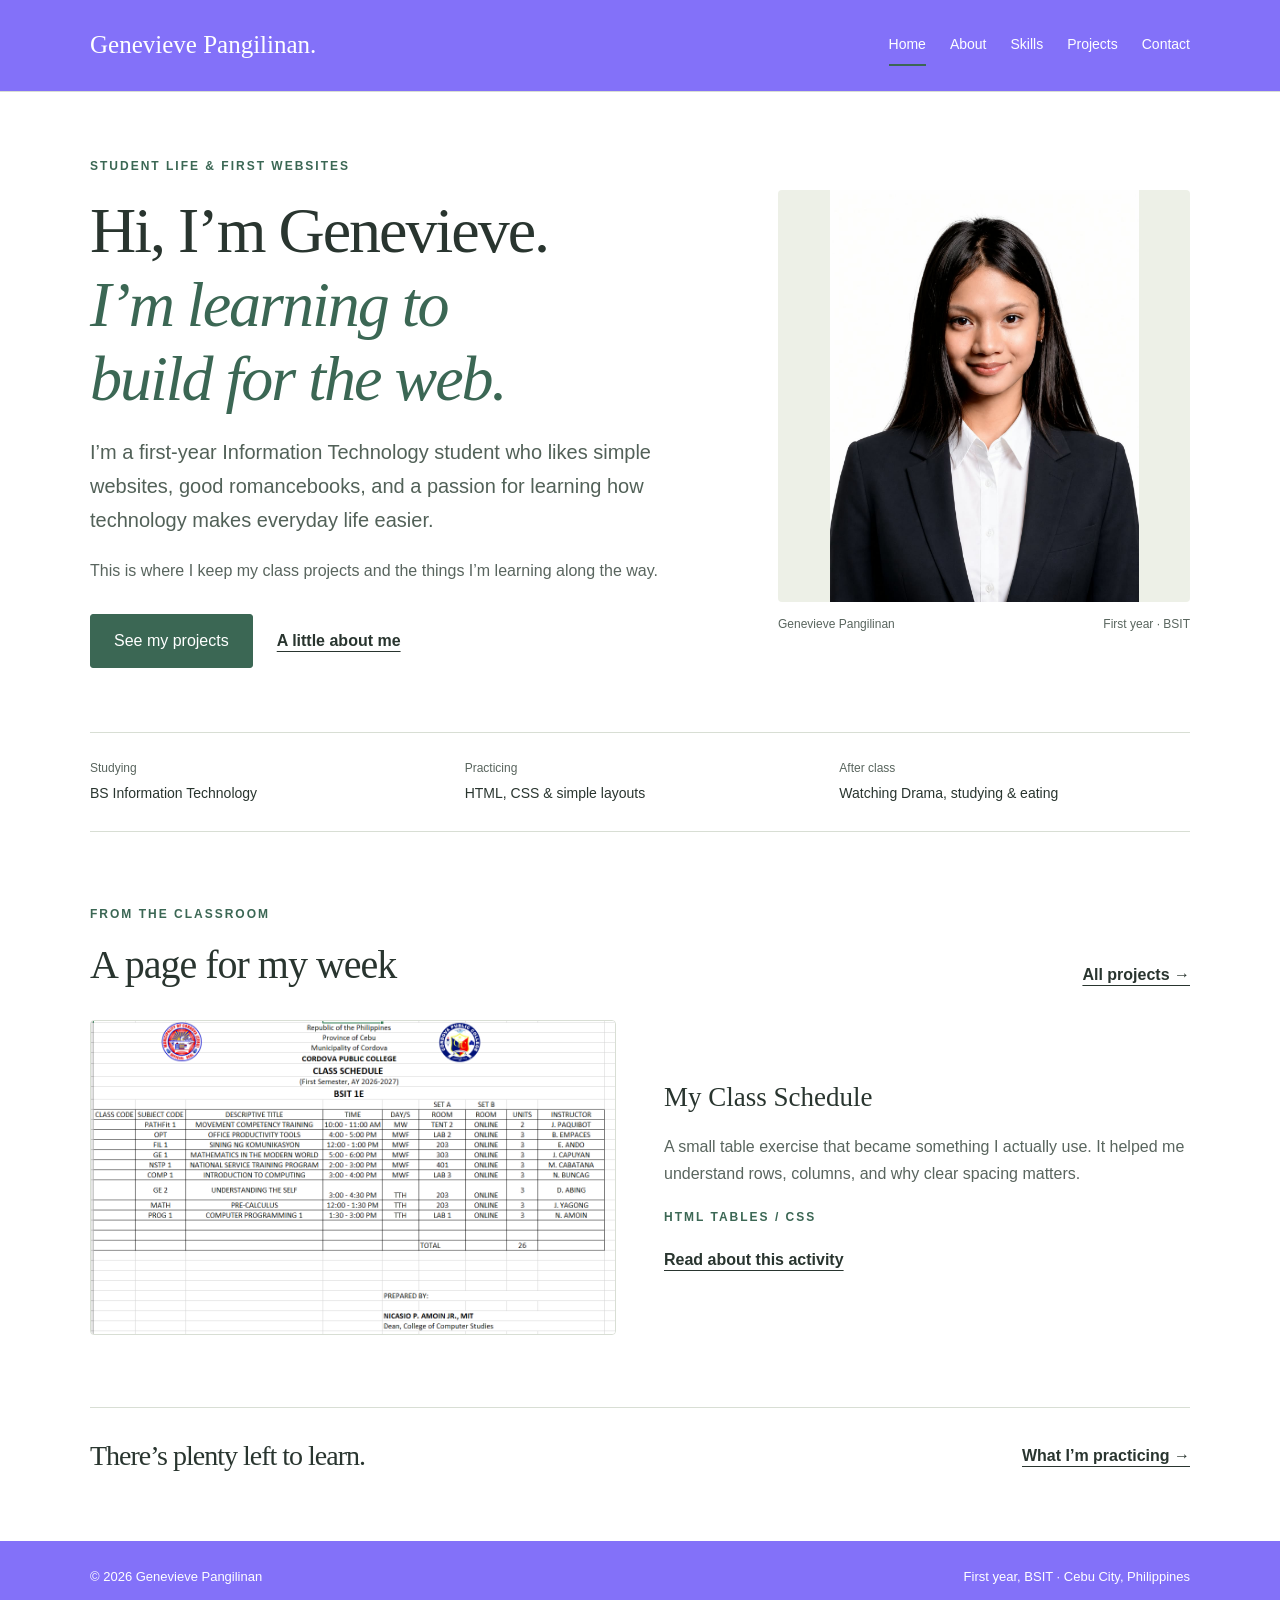
<file: index.html>
<!DOCTYPE html>
<html lang="en">
    <head>
        <meta charset="UTF-8">
        <meta name="viewport" content="width=device-width, initial-scale=1.0">
        <title>Home — Genevieve Pangilinan | Student Portfolio</title>
        <meta
            name="description"
            content=" Genevieve Pangilinan first-year IT portfolio, with class projects, everyday interests, and web skills in progress."
        >
        <link rel="stylesheet" href="css/style.css">
    </head>
    <body>
        <a class="skip-link" href="#main">Skip to content</a>
        <header class="site-header">
            <div class="container navbar">
                <a class="brand" href="index.html" style="color: white;">Genevieve Pangilinan<span class="muted" style="color: white;">.</span></a>
                <nav class="nav-links" aria-label="Main navigation">
                    <a href="index.html" class="active" aria-current="page" style="color: white;">Home</a>
                    <a href="about.html" style="color: white;">About</a>
                    <a href="skills.html" style="color: white;">Skills</a>
                    <a href="projects.html" style="color: white;">Projects</a>
                    <a href="contact.html" style="color: white;">Contact</a>
                </nav>
            </div>
        </header>
        <main id="main" class="container" tabindex="-1">
            <section class="hero" aria-label="Introduction">
                <div>
                    <p class="eyebrow">Student life &amp; first websites</p>
                    <h1>Hi, I’m Genevieve.<br><span>I’m learning to<br>build for the web.</span></h1>
                    <p class="lead">
                        I’m a first-year Information Technology student who likes simple websites, good romancebooks, and a passion for 
                        learning how technology makes everyday life easier.
                    
                    </p>
                    <p class="muted">This is where I keep my class projects and the things I’m learning along the way.</p>
                    <div class="actions">
                        <a class="button" href="projects.html">See my projects</a>
                        <a class="text-link" href="about.html">A little about me</a>
                    </div>
                </div>
                <figure class="portrait">
                    <img
                        src="assets/images/ffaf8c21-8fb3-41a3-83f6-6d6d2ac59c9a.jfif"
                        alt="Illustrated avatar of Elena in a cream hoodie and muted-green shirt"
                        width="400"
                        height="500"
                    >
                    <figcaption><span>Genevieve Pangilinan</span><span>First year · BSIT</span></figcaption>
                </figure>
            </section>
            <div class="semester-strip">
                <p><span>Studying</span>BS Information Technology</p>
                <p><span>Practicing</span>HTML, CSS &amp; simple layouts</p>
                <p><span>After class</span>Watching Drama, studying &amp; eating</p>
            </div>
            <section class="section" aria-labelledby="recent-title">
                <div class="section-heading">
                    <div>
                        <p class="eyebrow">From the classroom</p>
                        <h2 id="recent-title">A page for my week</h2>
                    </div>
                    <a class="text-link" href="projects.html">All projects →</a>
                </div>
                <article class="feature">
                    <img
                        src="assets/images/734718103_4432594873650821_3152989581811888367_n.png"
                        alt="This class schedule started out as a simple table exercise, but it quickly became a tool I actually use in my daily routine. Building it gave me a practical understanding of rows, columns, and how good spacing makes information easy to read."
                        width="800"
                        height="500"
                        loading="lazy"
                    >
                    <div>
                        <h3>My Class Schedule</h3>
                        <p class="muted">
                            A small table exercise that became something I actually use. It helped me understand rows,
                            columns, and why clear spacing matters.
                        </p>
                        <p class="eyebrow">HTML tables / CSS</p>
                        <a class="text-link" href="projects.html">Read about this activity</a>
                    </div>
                </article>
            </section>
            <div class="closing">
                <h2>There’s plenty left to learn.</h2>
                <a class="text-link" href="skills.html">What I’m practicing →</a>
            </div>
        </main>
        <footer class="footer">
            <div class="container footer-inner">
                <p style="color: white;">© 2026 Genevieve Pangilinan</p>
                <p style="color: white;">First year, BSIT · Cebu City, Philippines</p>
            </div>
        </footer>
    </body>
</html>
</file>
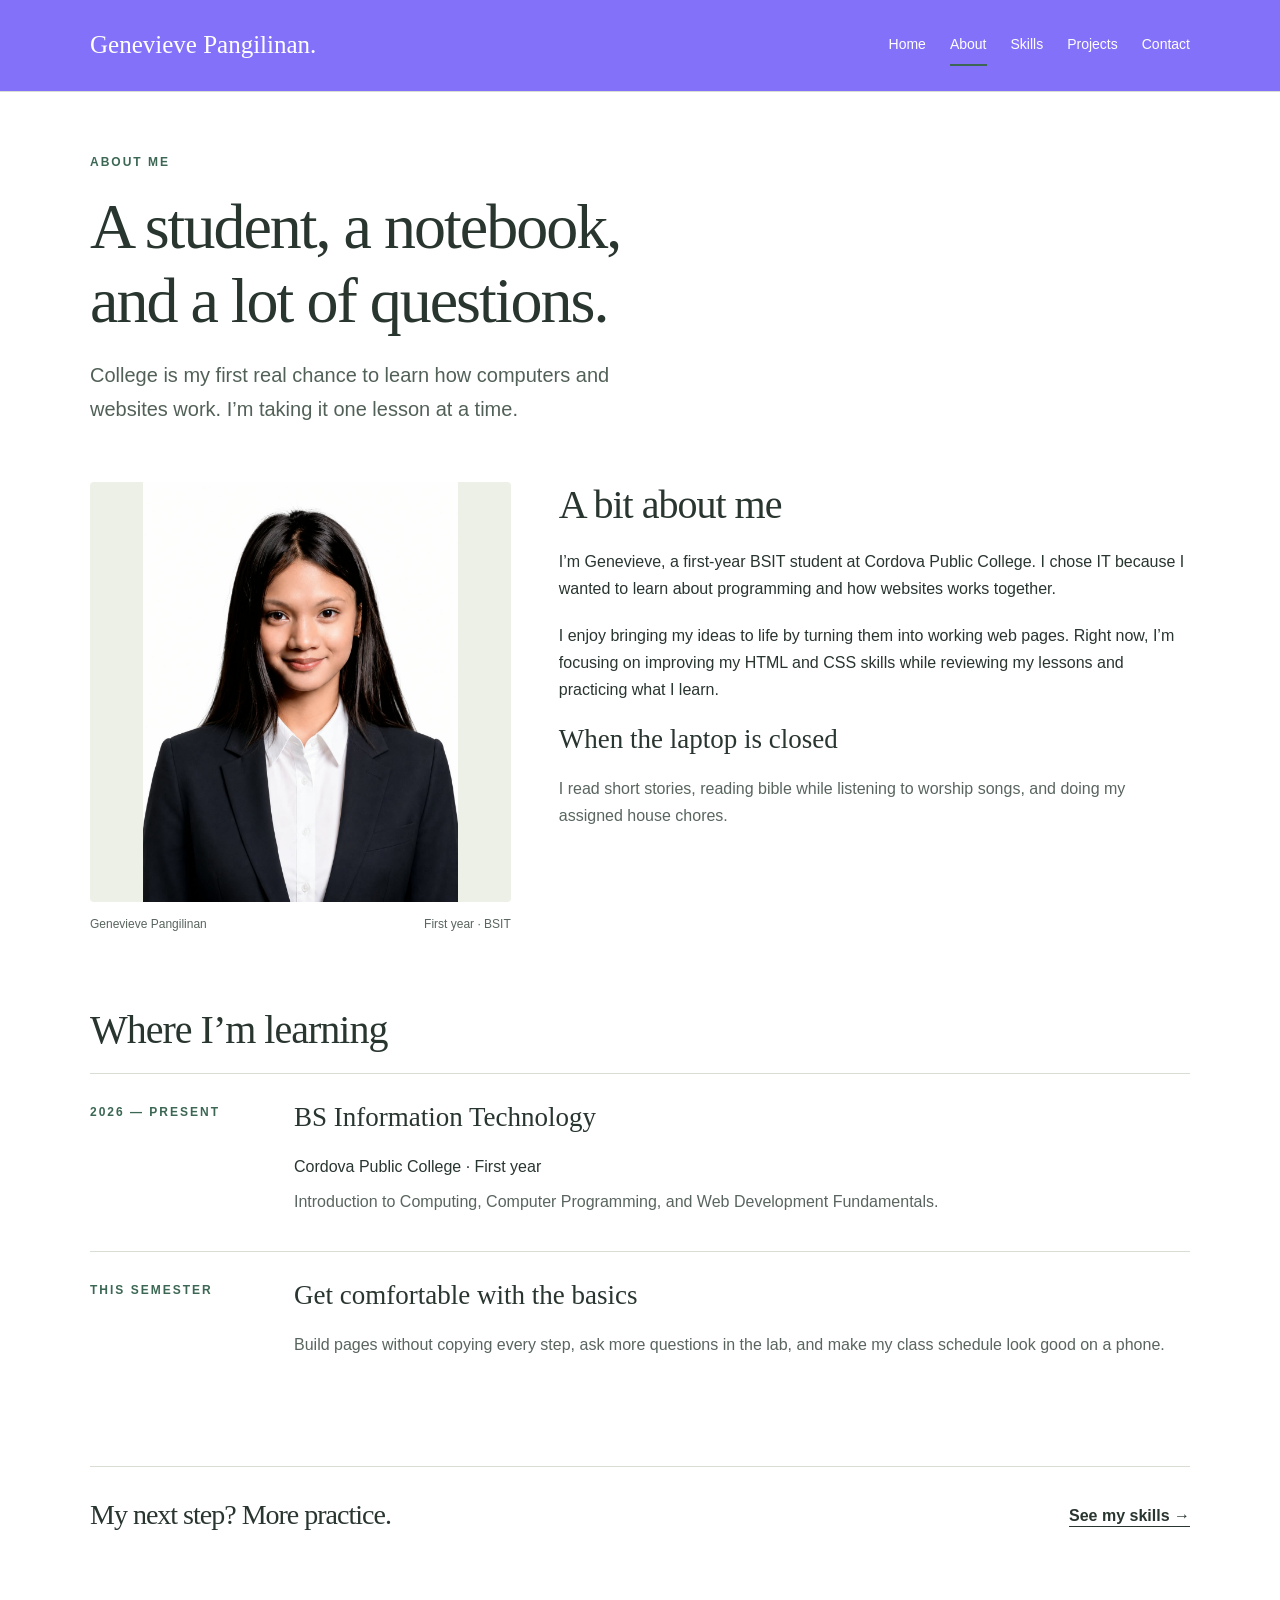
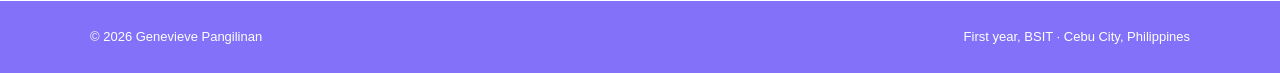
<file: about.html>
<!DOCTYPE html>
<html lang="en">
    <head>
        <meta charset="UTF-8">
        <meta name="viewport" content="width=device-width, initial-scale=1.0">
        <title>About — Genevieve Pangilinan | Student Portfolio</title>
        <meta
            name="description"
            content="Elena Cruz’s first-year IT portfolio, with class projects, everyday interests, and web skills in progress."
        >
        <link rel="stylesheet" href="css/style.css">
    </head>
    <body>
        <a class="skip-link" href="#main">Skip to content</a>
        <header class="site-header">
            <div class="container navbar">
                <a class="brand" href="index.html" style="color: white;">Genevieve Pangilinan<span class="muted" style="color: white;">.</span></a>
                <nav class="nav-links" aria-label="Main navigation">
                    <a href="index.html"style="color: white;">Home</a>
                    <a href="about.html" class="active" aria-current="page"style="color: white;">About</a>
                    <a href="skills.html"style="color: white;">Skills</a>
                    <a href="projects.html"style="color: white;">Projects</a>
                    <a href="contact.html"style="color: white;">Contact</a>
                </nav>
            </div>
        </header>
        <main id="main" class="container" tabindex="-1">
            <header class="page-intro">
                <p class="eyebrow">About me</p>
                <h1>A student, a notebook,<br>and a lot of questions.</h1>
                <p class="lead">
                    College is my first real chance to learn how computers and websites work. I’m taking it one
                    lesson at a time.
                </p>
            </header>
            <div class="about-grid">
                <figure class="portrait">
                    <img
                        src="assets/images/ffaf8c21-8fb3-41a3-83f6-6d6d2ac59c9a.jfif"
                        alt="Illustrated avatar of Elena in a cream hoodie and muted-green shirt"
                        width="600"
                        height="600"
                    >
                    <figcaption><span>Genevieve Pangilinan</span><span>First year · BSIT</span></figcaption>
                </figure>
                <div>
                    <h2>A bit about me</h2>
                    <p>
                        I’m Genevieve, a first-year BSIT student at Cordova Public College. I chose IT because I wanted
                        to learn about programming and how websites works together.
                    </p>
                    <p>
                       I enjoy bringing my ideas to life by turning them into working web pages. Right now, I’m focusing on improving my HTML and CSS skills while reviewing my lessons and practicing what I learn.
                    </p>
                    <h3>When the laptop is closed</h3>
                    <p class="muted">
                        I read short stories, reading bible while listening to worship songs, and doing my assigned house chores.
                    </p>
                </div>
            </div>
            <section class="section" aria-labelledby="education-title">
                <h2 id="education-title">Where I’m learning</h2>
                <div class="education-row">
                    <p class="eyebrow">2026 — Present</p>
                    <div>
                        <h3>BS Information Technology</h3>
                        <p>Cordova Public College · First year</p>
                        <p class="muted">Introduction to Computing, Computer Programming, and Web Development Fundamentals.</p>
                    </div>
                </div>
                <div class="education-row">
                    <p class="eyebrow">This semester</p>
                    <div>
                        <h3>Get comfortable with the basics</h3>
                        <p class="muted">
                            Build pages without copying every step, ask more questions in the lab, and make my class
                            schedule look good on a phone.
                        </p>
                    </div>
                </div>
            </section>
            <div class="closing">
                <h2>My next step? More practice.</h2>
                <a class="text-link" href="skills.html">See my skills →</a>
            </div>
        </main>
        <footer class="footer">
            <div class="container footer-inner">
                <p style="color: white;">© 2026 Genevieve Pangilinan</p></p>
                <p style="color: white;">First year, BSIT · Cebu City, Philippines</p>
            </div>
        </footer>
    </body>
</html>
</file>
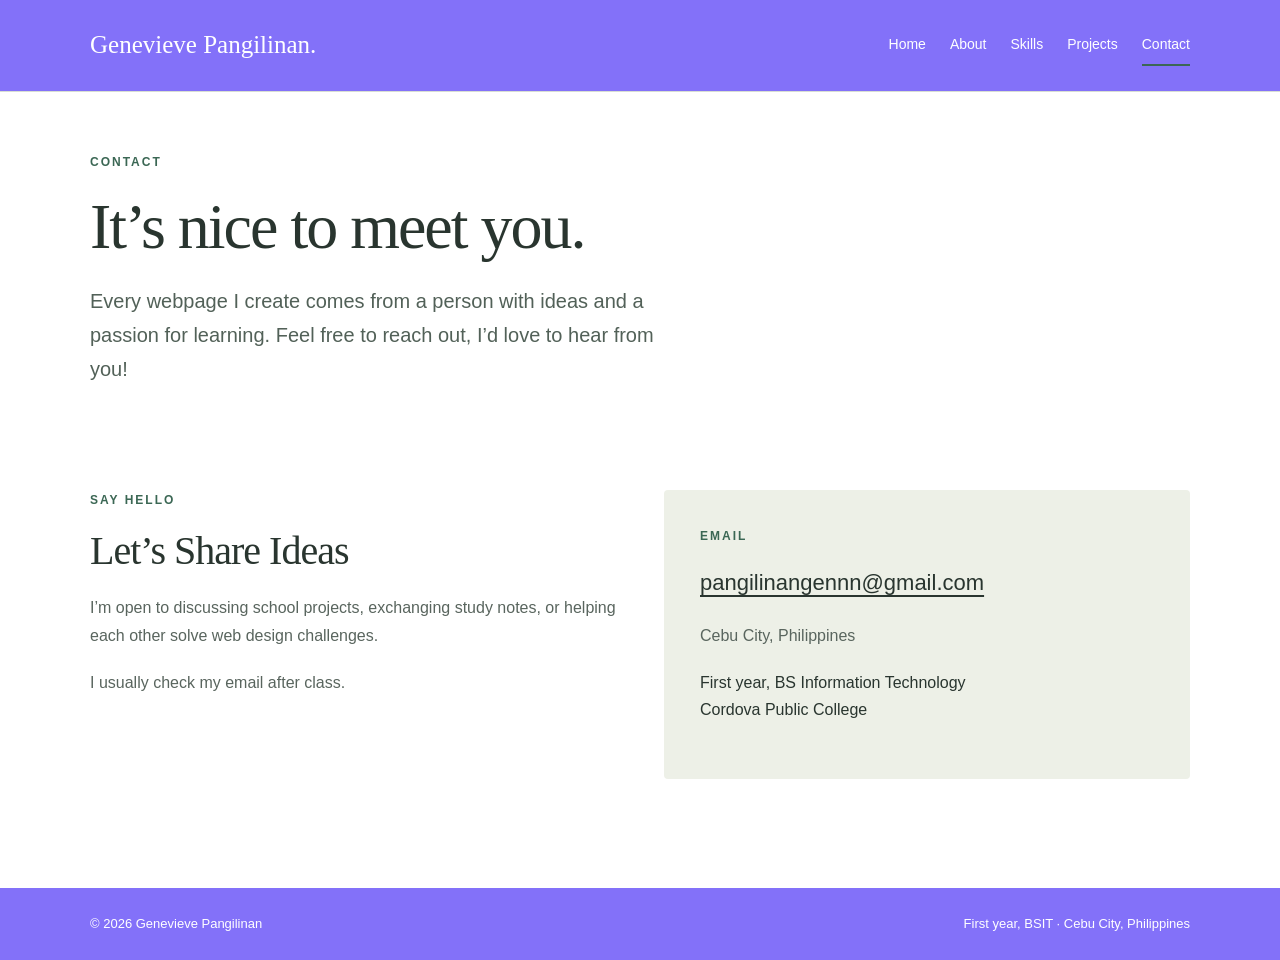
<file: contact.html>
<!DOCTYPE html>
<html lang="en">
    <head>
        <meta charset="UTF-8">
        <meta name="viewport" content="width=device-width, initial-scale=1.0">
        <title>Contact — Genevieve Pangilinan | Student Portfolio</title>
        <meta
            name="description"
            content="Elena Cruz’s first-year IT portfolio, with class projects, everyday interests, and web skills in progress."
        >
        <link rel="stylesheet" href="css/style.css">
    </head>
    <body>
        <a class="skip-link" href="#main">Skip to content</a>
        <header class="site-header">
            <div class="container navbar">
                <a class="brand" href="index.html"style="color: white;">Genevieve Pangilinan<span class="muted"style="color: white;">.</span></a>
                <nav class="nav-links" aria-label="Main navigation">
                    <a href="index.html"style="color: white;">Home</a>
                    <a href="about.html"style="color: white;">About</a>
                    <a href="skills.html"style="color: white;">Skills</a>
                    <a href="projects.html"style="color: white;">Projects</a>
                    <a href="contact.html" class="active" aria-current="page"style="color: white;">Contact</a>
                </nav>
            </div>
        </header>
        <main id="main" class="container" tabindex="-1">
            <header class="page-intro">
                <p class="eyebrow">Contact</p>
                <h1>It’s nice to meet you.</h1>
                <p class="lead">Every webpage I create comes from a person with ideas and a passion for learning. Feel free to reach out, I’d love to hear from you!</p>
            </header>
            <section class="contact-section" aria-label="Contact details">
                <div>
                    <p class="eyebrow">Say hello</p>
                    <h2>Let’s Share Ideas</h2>
                    <p class="muted">
                       I’m open to discussing school projects, exchanging study notes, or helping each other solve web design challenges.
                    </p>
                    <p class="muted">
                        I usually check my email after class.
                    </p>
                </div>
                <div class="contact-card">
                    <p class="eyebrow">Email</p>
                    <p><a class="email-link" href="pangilinangennn@gmail.com">pangilinangennn@gmail.com</a></p>
                    <p class="muted">Cebu City, Philippines</p>
                    <p>First year, BS Information Technology<br>Cordova Public College</p>
                </div>
            </section>
        </main>
        <footer class="footer">
            <div class="container footer-inner">
                <p style="color: white;">© 2026 Genevieve Pangilinan</p>
                <p style="color: white;">First year, BSIT · Cebu City, Philippines</p>
            </div>
        </footer>
    </body>
</html>
</file>
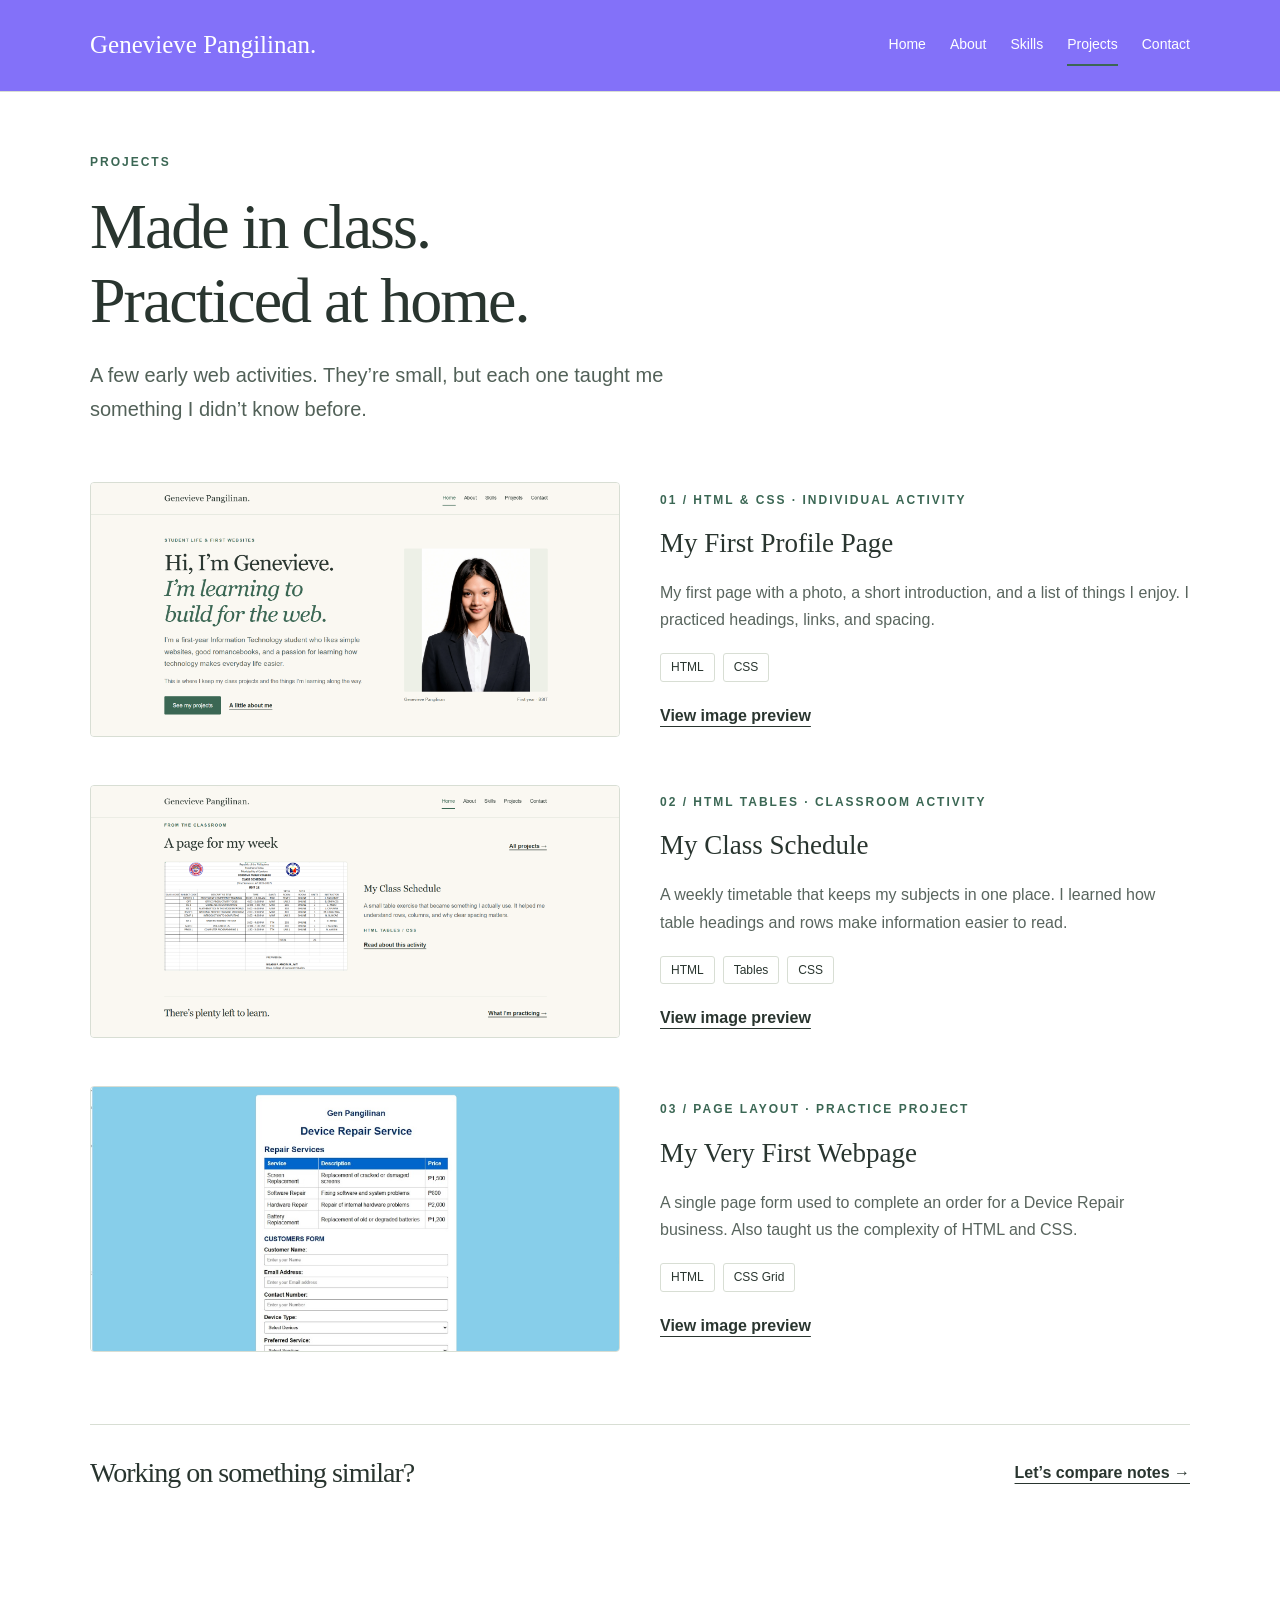
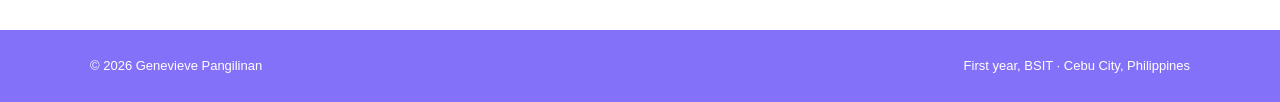
<file: projects.html>
<!DOCTYPE html>
<html lang="en">
    <head>
        <meta charset="UTF-8">
        <meta name="viewport" content="width=device-width, initial-scale=1.0">
        <title>Projects —  Genevieve Pangilinan | Student Portfolio</title>
        <meta
            name="description"
            content="Elena Cruz’s first-year IT portfolio, with class projects, everyday interests, and web skills in progress."
        >
        <link rel="stylesheet" href="css/style.css">
    </head>
    <body>
        <a class="skip-link" href="#main">Skip to content</a>
        <header class="site-header">
            <div class="container navbar">
                <a class="brand" href="index.html" style="color: white;">Genevieve Pangilinan<span class="muted"style="color: white;">.</span></a>
                <nav class="nav-links" aria-label="Main navigation">
                    <a href="index.html"style="color: white;">Home</a>
                    <a href="about.html"style="color: white;">About</a>
                    <a href="skills.html"style="color: white;">Skills</a>
                    <a href="projects.html" class="active" aria-current="page"style="color: white;">Projects</a>
                    <a href="contact.html"style="color: white;">Contact</a>
                </nav>
            </div>
        </header>
        <main id="main" class="container" tabindex="-1">
            <header class="page-intro">
                <p class="eyebrow">Projects</p>
                <h1>Made in class.<br>Practiced at home.</h1>
                <p class="lead">A few early web activities. They’re small, but each one taught me something I didn’t know before.</p>
            </header>
            <div class="project-list">
                <article class="project-card">
                    <img
                        src="assets\images\Profile Page.png"
                        alt="A cream personal profile webpage with an introduction and interests"
                        width="800"
                        height="500"
                        loading="lazy"
                    >
                    <div>
                        <p class="eyebrow">01 / HTML &amp; CSS · Individual activity</p>
                        <h3>My First Profile Page</h3>
                        <p class="muted">
                            My first page with a photo, a short introduction, and a list of things I enjoy. I practiced
                            headings, links, and spacing.
                        </p>
                        <ul class="tags">
                            <li>HTML</li>
                            <li>CSS</li>
                        </ul>
                        <a class="text-link" href="assets/images/personal-profile.png">View image preview</a>
                    </div>
                </article>
                <article class="project-card">
                    <img
                        src="assets\images\Class Schedule Page.png"
                        alt="A weekly class schedule with subject names arranged in a simple table"
                        width="800"
                        height="500"
                        loading="lazy"
                    >
                    <div>
                        <p class="eyebrow">02 / HTML tables · Classroom activity</p>
                        <h3>My Class Schedule</h3>
                        <p class="muted">
                            A weekly timetable that keeps my subjects in one place. I learned how table headings and rows
                            make information easier to read.
                        </p>
                        <ul class="tags">
                            <li>HTML</li>
                            <li>Tables</li>
                            <li>CSS</li>
                        </ul>
                        <a class="text-link" href="assets/images/class-schedule.png">View image preview</a>
                    </div>
                </article>
                <article class="project-card">
                    <img
                        src="assets\images\First Webpage.png"
                        alt="A simple green and cream cafe menu listing coffee and snacks with prices"
                        width="800"
                        height="500"
                        loading="lazy"
                    >
                    <div>
                        <p class="eyebrow">03 / Page layout · Practice project</p>
                        <h3>My Very First Webpage</h3>
                        <p class="muted">
                            A single page form used to complete an order for a Device Repair business. Also taught us the complexity of HTML and CSS.
                        </p>
                        <ul class="tags">
                            <li>HTML</li>
                            <li>CSS Grid</li>
                        </ul>
                        <a class="text-link" href="assets/images/cafe-menu.png">View image preview</a>
                    </div>
                </article>
            </div>
            <section class="section">
                <div class="closing">
                    <h2>Working on something similar?</h2>
                    <a class="text-link" href="contact.html">Let’s compare notes →</a>
                </div>
            </section>
        </main>
        <footer class="footer">
            <div class="container footer-inner">
                <p style="color: white;">© 2026 Genevieve Pangilinan</p>
                <p style="color: white;">First year, BSIT · Cebu City, Philippines</p>
            </div>
        </footer>
    </body>
</html>
</file>
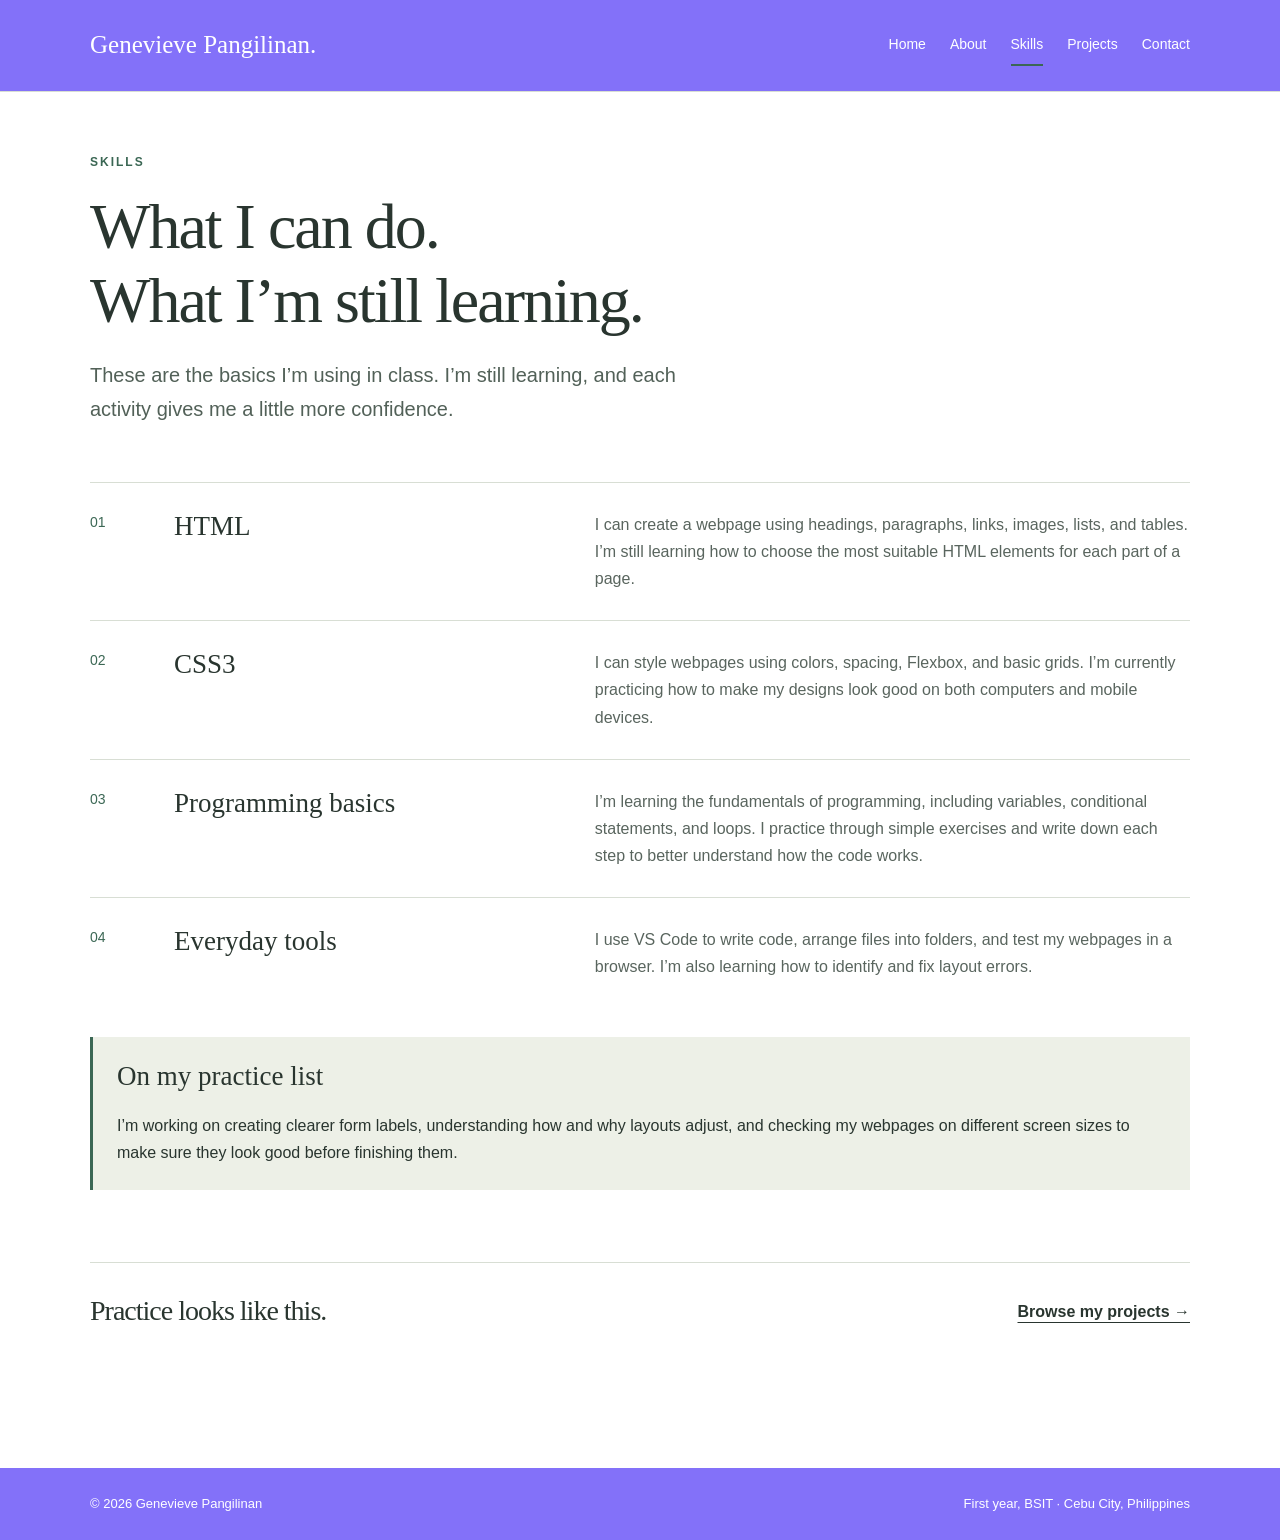
<file: skills.html>
<!DOCTYPE html>
<html lang="en">
    <head>
        <meta charset="UTF-8">
        <meta name="viewport" content="width=device-width, initial-scale=1.0">
        <title>Skills —  Genevieve Pangilinan | Student Portfolio</title>
        <meta
            name="description"
            content="Genevieve Pangilinan first-year IT portfolio, with class projects, everyday interests, and web skills in progress."
        >
        <link rel="stylesheet" href="css/style.css">
    </head>
    <body>
        <a class="skip-link" href="#main">Skip to content</a>
        <header class="site-header">
            <div class="container navbar">
                <a class="brand" href="index.html"style="color: white;">Genevieve Pangilinan<span class="muted" style="color: white;">.</span></a>
                <nav class="nav-links" aria-label="Main navigation">
                    <a href="index.html"style="color: white;">Home</a>
                    <a href="about.html"style="color: white;">About</a>
                    <a href="skills.html" class="active" aria-current="page"style="color: white;">Skills</a>
                    <a href="projects.html"style="color: white;">Projects</a>
                    <a href="contact.html"style="color: white;">Contact</a>
                </nav>
            </div>
        </header>
        <main id="main" class="container" tabindex="-1">
            <header class="page-intro">
                <p class="eyebrow">Skills</p>
                <h1>What I can do.<br>What I’m still learning.</h1>
                <p class="lead">
                    These are the basics I’m using in class. I’m still learning, and each activity gives me a little
                    more confidence.
                </p>
            </header>
            <div class="skills-list">
                <article class="skill-row">
                    <span class="skill-number">01</span>
                    <h3>HTML</h3>
                    <p class="muted">
                       I can create a webpage using headings, paragraphs, links, images, lists, and tables.
                       I’m still learning how to choose the most suitable HTML elements for each part of a page.
                    </p>
                </article>
                <article class="skill-row">
                    <span class="skill-number">02</span>
                    <h3>CSS3</h3>
                    <p class="muted">
                       I can style webpages using colors, spacing, Flexbox, and basic grids. 
                       I’m currently practicing how to make my designs look good on both computers and mobile devices.
                    </p>
                </article>
                <article class="skill-row">
                    <span class="skill-number">03</span>
                    <h3>Programming basics</h3>
                    <p class="muted">
                       I’m learning the fundamentals of programming, including variables, conditional statements, and loops. 
                       I practice through simple exercises and write down each step to better understand how the code works.
                    </p>
                </article>
                <article class="skill-row">
                    <span class="skill-number">04</span>
                    <h3>Everyday tools</h3>
                    <p class="muted">
                        I use VS Code to write code, arrange files into folders, and test my webpages in a browser. 
                        I’m also learning how to identify and fix layout errors.
                    </p>
                </article>
            </div>
            <aside class="note">
                <h3>On my practice list</h3>
                <p>
                   I’m working on creating clearer form labels, understanding how and why layouts adjust,
                and checking my webpages on different screen sizes to make sure they look good before finishing them.
                </p>
            </aside>
            <section class="section">
                <div class="closing">
                    <h2>Practice looks like this.</h2>
                    <a class="text-link" href="projects.html">Browse my projects →</a>
                </div>
            </section>
        </main>
        <footer class="footer">
            <div class="container footer-inner">
                <p style="color: white;">© 2026 Genevieve Pangilinan</p>
                <p style="color: white;">First year, BSIT · Cebu City, Philippines</p>
            </div>
        </footer>
    </body>
</html>
</file>
<file: css/style.css>
* {
    box-sizing: border-box;
}

html {
    scroll-behavior: smooth;
    scroll-padding-top: 108px;
}

body {
    margin: 0;
    padding-top: 92px;
    background-color: #ffffff;
    color: #29352f;
    font-family: Arial, Helvetica, sans-serif;
    line-height: 1.7;
}

.container {
    width: 88%;
    max-width: 1100px;
    margin: 0 auto;
}

img {
    display: block;
    width: 100%;
    height: auto;
}

a {
    color: inherit;
    text-underline-offset: 5px;
    transition: color 0.2s, background-color 0.2s;
}

a:hover {
    color: #3b6754;
}

a:focus-visible {
    outline: 3px solid #3b6754;
    outline-offset: 5px;
}

h1,
h2,
h3 {
    margin: 0 0 20px;
    font-family: Georgia, "Times New Roman", serif;
    font-weight: normal;
    line-height: 1.15;
}

h1 {
    font-size: 64px;
    letter-spacing: -2px;
}

h2 {
    font-size: 40px;
    letter-spacing: -1px;
}

h3 {
    font-size: 27px;
}

p {
    margin: 0 0 20px;
}

.eyebrow {
    margin-bottom: 18px;
    color: #3b6754;
    font-size: 12px;
    font-weight: bold;
    letter-spacing: 2px;
    text-transform: uppercase;
}

.lead {
    max-width: 600px;
    color: #526158;
    font-size: 20px;
}

.muted {
    color: #59655e;
}

.skip-link {
    position: fixed;
    z-index: 1100;
    top: -80px;
    left: 20px;
    padding: 10px 16px;
    background-color: #29352f;
    color: #ffffff;
}

.skip-link:focus {
    top: 10px;
}

.site-header {
    position: fixed;
    top: 0;
    left: 0;
    z-index: 1000;
    width: 100%;
    height: 92px;
    background-color: rgba(125, 106, 249, 0.95);
    backdrop-filter: blur(10px);
    border-bottom: 1px solid #d8ded4;
}

.navbar {
    display: flex;
    justify-content: space-between;
    align-items: center;
    flex-wrap: wrap;
    gap: 20px;
    height: 100%;
    padding: 24px 0;
}

.brand {
    font-family: Georgia, serif;
    font-size: 25px;
    text-decoration: none;
}

.nav-links {
    display: flex;
    flex-wrap: wrap;
    gap: 24px;
}

.nav-links a {
    padding: 8px 0;
    border-bottom: 2px solid transparent;
    font-size: 14px;
    text-decoration: none;
}

.nav-links a:hover,
.nav-links .active {
    border-bottom-color: #3b6754;
    color: #3b6754;
}

.hero {
    display: grid;
    grid-template-columns: 1.2fr 0.8fr;
    align-items: center;
    gap: 70px;
    padding: 64px 0;
}

.hero h1 span {
    color: #3b6754;
    font-style: italic;
}

.portrait {
    margin: 0;
}

.portrait img {
    aspect-ratio: 1;
    object-fit: contain;
    background-color: #edf0e7;
    border-radius: 4px;
}

.portrait figcaption {
    display: flex;
    justify-content: space-between;
    gap: 16px;
    padding-top: 12px;
    color: #59655e;
    font-size: 12px;
}

.actions {
    display: flex;
    align-items: center;
    flex-wrap: wrap;
    gap: 24px;
    margin-top: 30px;
}

.button {
    display: inline-block;
    padding: 12px 23px;
    border: 1px solid #3b6754;
    border-radius: 3px;
    background-color: #3b6754;
    color: #ffffff;
    text-decoration: none;
}

.button:hover {
    background-color: #294c3c;
    color: #ffffff;
}

.text-link {
    font-weight: bold;
}

.semester-strip {
    display: grid;
    grid-template-columns: repeat(3, 1fr);
    gap: 24px;
    padding: 25px 0;
    border-top: 1px solid #d8ded4;
    border-bottom: 1px solid #d8ded4;
}

.semester-strip p {
    margin: 0;
    font-size: 14px;
}

.semester-strip span {
    display: block;
    margin-bottom: 4px;
    color: #59655e;
    font-size: 12px;
}

.section {
    padding: 72px 0;
}

.section-heading {
    display: flex;
    justify-content: space-between;
    align-items: end;
    flex-wrap: wrap;
    gap: 20px;
    margin-bottom: 32px;
}

.section-heading h2 {
    margin: 0;
}

.feature,
.about-grid {
    display: grid;
    grid-template-columns: 1fr 1fr;
    align-items: center;
    gap: 48px;
}

.feature img,
.project-card img {
    border: 1px solid #d8ded4;
    border-radius: 4px;
}

.page-intro {
    max-width: 760px;
    padding: 60px 0 36px;
}

.about-grid {
    align-items: start;
    grid-template-columns: 0.8fr 1.2fr;
}

.note {
    margin-top: 28px;
    padding: 24px;
    border-left: 3px solid #3b6754;
    background-color: #edf0e7;
}

.note p:last-child {
    margin-bottom: 0;
}

.education-row {
    display: grid;
    grid-template-columns: 180px 1fr;
    gap: 24px;
    padding: 28px 0;
    border-top: 1px solid #d8ded4;
}

.education-row p {
    margin-bottom: 8px;
}

.skill-row {
    display: grid;
    grid-template-columns: 60px 1fr 1.5fr;
    gap: 24px;
    padding: 28px 0;
    border-top: 1px solid #d8ded4;
}

.skill-row h3,
.skill-row p {
    margin: 0;
}

.skill-number {
    color: #3b6754;
    font-size: 14px;
}

.project-list {
    display: grid;
    gap: 48px;
}

.project-card {
    display: grid;
    grid-template-columns: 1fr 1fr;
    align-items: center;
    gap: 40px;
}

.tags {
    display: flex;
    flex-wrap: wrap;
    gap: 8px;
    margin: 20px 0;
    padding: 0;
    list-style: none;
}

.tags li {
    padding: 3px 10px;
    border: 1px solid #d8ded4;
    border-radius: 3px;
    font-size: 12px;
}

.contact-section {
    display: grid;
    grid-template-columns: 1fr 1fr;
    gap: 48px;
    padding: 48px 0 72px;
}

.contact-card {
    padding: 36px;
    border-radius: 4px;
    background-color: #edf0e7;
}

.email-link {
    font-size: 22px;
    overflow-wrap: anywhere;
}

.closing {
    display: flex;
    justify-content: space-between;
    align-items: center;
    flex-wrap: wrap;
    gap: 24px;
    padding: 32px 0;
    border-top: 1px solid #d8ded4;
}

.closing h2 {
    margin: 0;
    font-size: 28px;
}

.footer {
    margin-top: 36px;
    border-top: 1px solid white;
    background-color: rgba(125, 106, 249, 0.95);
}

.footer-inner {
    display: flex;
    justify-content: space-between;
    flex-wrap: wrap;
    gap: 12px;
    padding: 25px 0;
    color: #59655e;
    font-size: 13px;
}

.footer p {
    margin: 0;
}

@media (max-width: 768px) {
    h1 {
        font-size: 46px;
    }

    h2 {
        font-size: 34px;
    }

    .navbar {
        gap: 12px;
    }

    .nav-links {
        gap: 20px;
    }

    .hero,
    .feature,
    .about-grid,
    .project-card,
    .contact-section {
        grid-template-columns: 1fr;
        gap: 30px;
    }

    .hero {
        padding: 40px 0;
    }

    .portrait {
        width: 100%;
        max-width: 400px;
    }

    .section {
        padding: 48px 0;
    }

    .semester-strip,
    .education-row,
    .skill-row {
        grid-template-columns: 1fr;
        gap: 12px;
    }

    .page-intro {
        padding-top: 40px;
    }

    .contact-card {
        padding: 24px;
    }
}

@media (max-width: 639px) {
    html {
        scroll-padding-top: 156px;
    }

    body {
        padding-top: 140px;
    }

    .site-header {
        height: 140px;
    }

    .navbar {
        padding: 16px 0;
    }

    .nav-links {
        width: 100%;
    }
}

@media (prefers-reduced-motion: reduce) {
    html {
        scroll-behavior: auto;
    }

    a {
        transition: none;
    }
}
</file>
